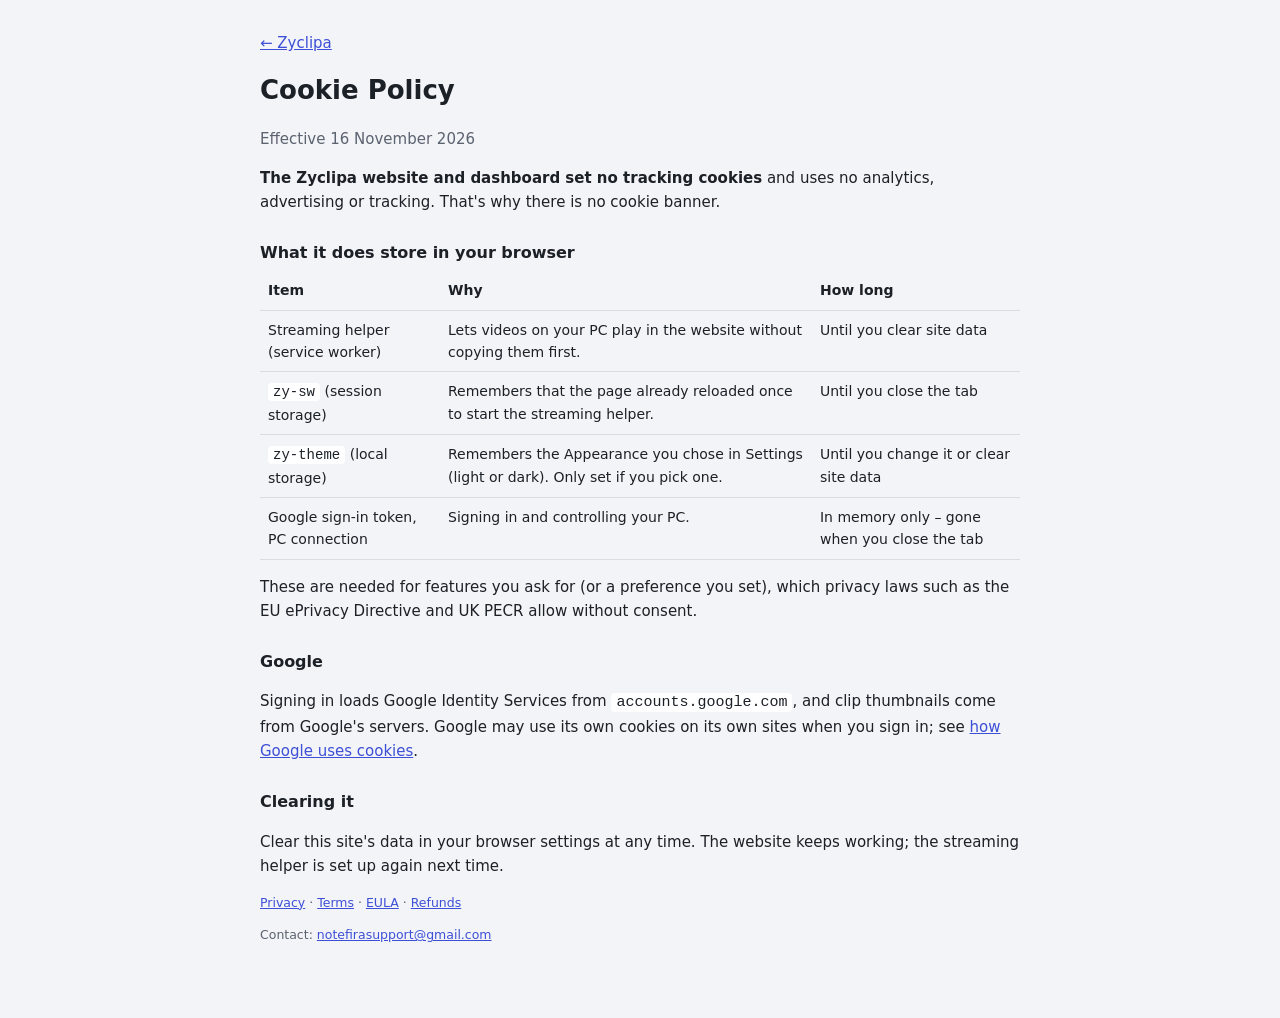
<file: cookies.html>
<!doctype html>
<html lang="en">
<head>
  <meta charset="utf-8">
  <meta name="viewport" content="width=device-width, initial-scale=1, viewport-fit=cover">
  <meta name="referrer" content="no-referrer">
  <meta http-equiv="Content-Security-Policy" content="default-src 'none'; style-src 'self'; img-src 'self'; base-uri 'none'; form-action 'none'">
  <title>Cookie Policy – Zyclipa</title>
  <link rel="icon" type="image/png" href="icon.png">
  <link rel="stylesheet" href="style.css?v=6">
  <link rel="stylesheet" href="site.css?v=6">
</head>
<body>
<main class="legal">
  <p><a href="./">← Zyclipa</a></p>
  <h1>Cookie Policy</h1>
  <p class="muted">Effective 16 November 2026</p>

  <p><b>The Zyclipa website and dashboard set no tracking cookies</b> and uses no analytics, advertising or tracking. That's why there is no cookie banner.</p>

  <h2>What it does store in your browser</h2>
  <table class="legal-table">
    <thead><tr><th scope="col">Item</th><th scope="col">Why</th><th scope="col">How long</th></tr></thead>
    <tbody>
      <tr><td>Streaming helper (service worker)</td><td>Lets videos on your PC play in the website without copying them first.</td><td>Until you clear site data</td></tr>
      <tr><td><code>zy-sw</code> (session storage)</td><td>Remembers that the page already reloaded once to start the streaming helper.</td><td>Until you close the tab</td></tr>
      <tr><td><code>zy-theme</code> (local storage)</td><td>Remembers the Appearance you chose in Settings (light or dark). Only set if you pick one.</td><td>Until you change it or clear site data</td></tr>
      <tr><td>Google sign-in token, PC connection</td><td>Signing in and controlling your PC.</td><td>In memory only – gone when you close the tab</td></tr>
    </tbody>
  </table>
  <p>These are needed for features you ask for (or a preference you set), which privacy laws such as the EU ePrivacy Directive and UK PECR allow without consent.</p>

  <h2>Google</h2>
  <p>Signing in loads Google Identity Services from <code>accounts.google.com</code>, and clip thumbnails come from Google's servers. Google may use its own cookies on its
    own sites when you sign in; see <a href="https://policies.google.com/technologies/cookies" rel="noopener noreferrer">how Google uses cookies</a>.</p>

  <h2>Clearing it</h2>
  <p>Clear this site's data in your browser settings at any time. The website keeps working; the streaming helper is set up again next time.</p>

  <p class="muted small"><a href="privacy.html">Privacy</a> · <a href="terms.html">Terms</a> · <a href="eula.html">EULA</a> · <a href="refunds.html">Refunds</a></p>
  <p class="muted small">Contact: <a href="mailto:notefirasupport@gmail.com">notefirasupport@gmail.com</a></p>
</main>
</body>
</html>
</file>
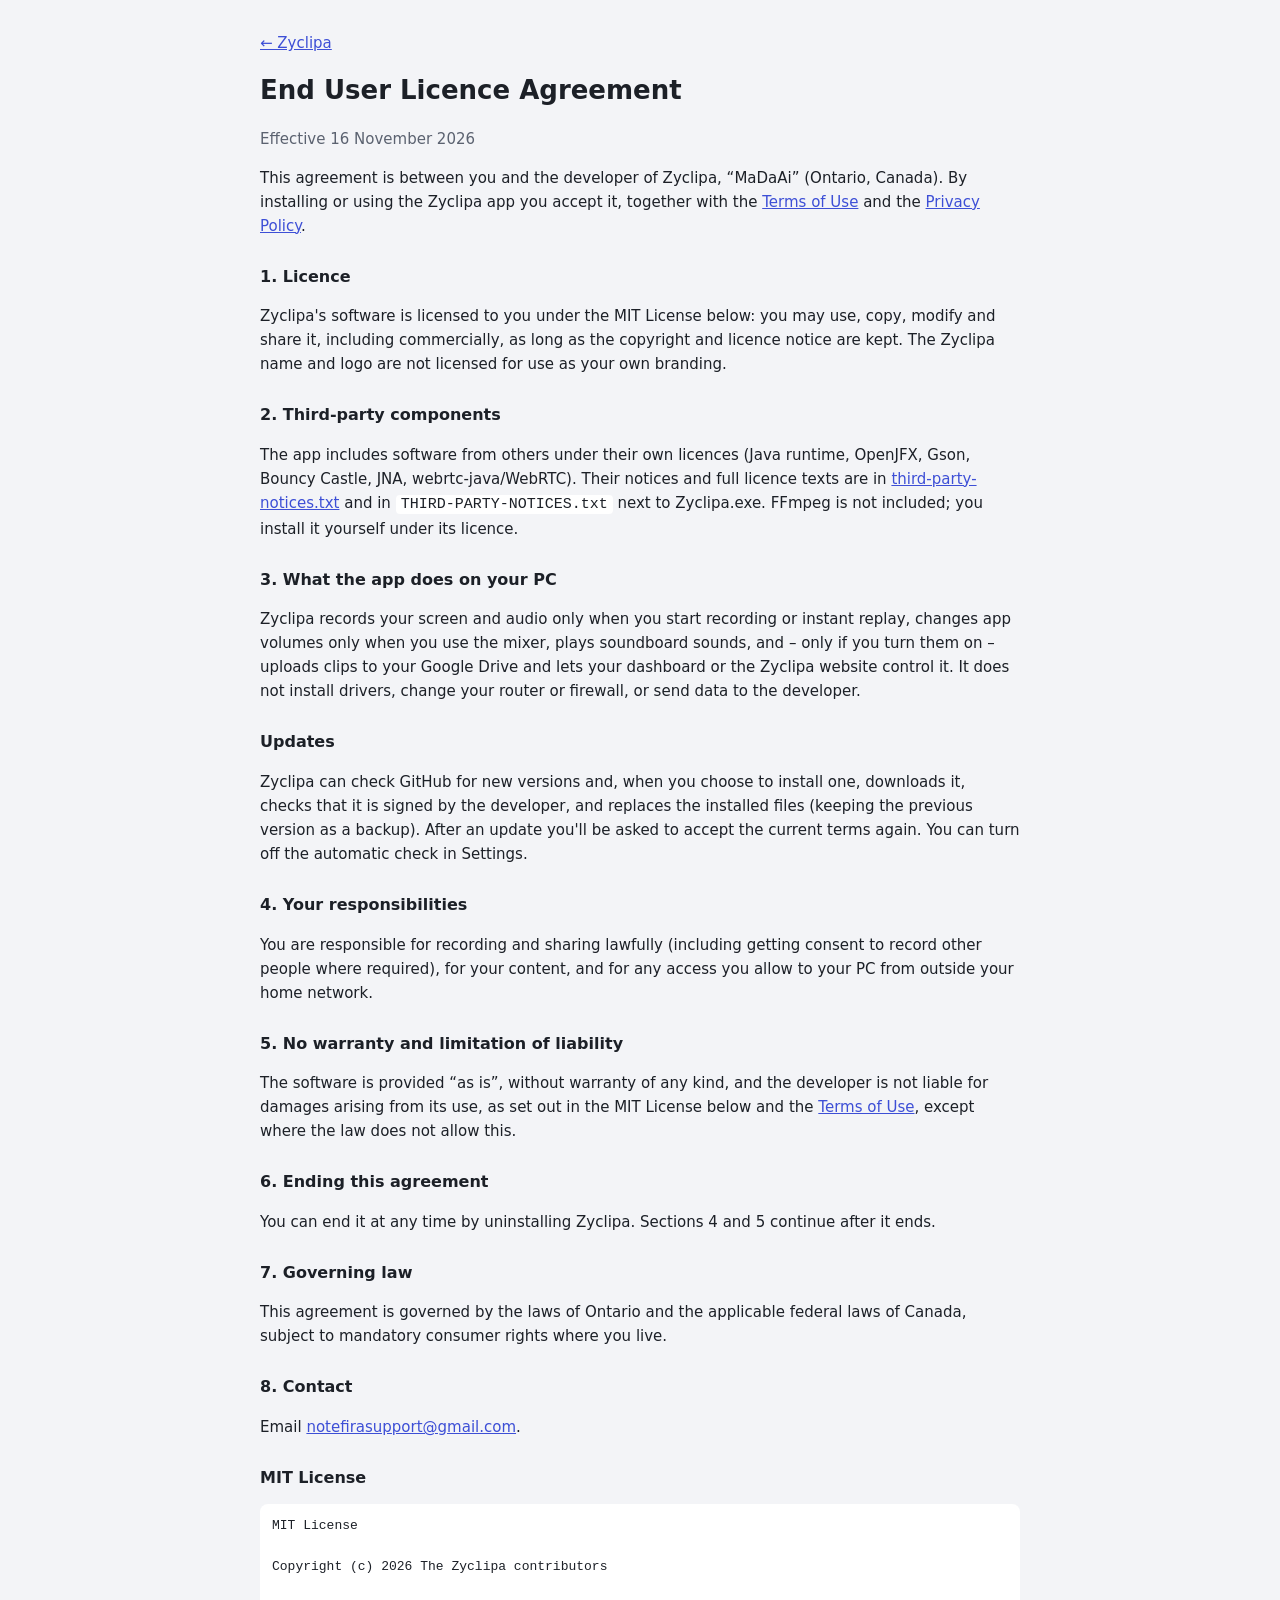
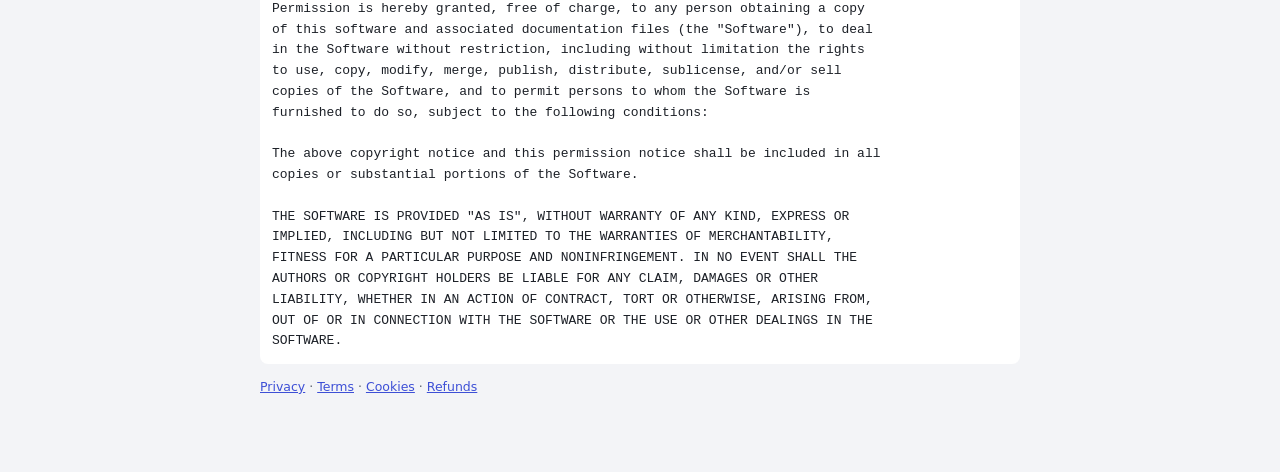
<file: eula.html>
<!doctype html>
<html lang="en">
<head>
  <meta charset="utf-8">
  <meta name="viewport" content="width=device-width, initial-scale=1, viewport-fit=cover">
  <meta name="referrer" content="no-referrer">
  <meta http-equiv="Content-Security-Policy" content="default-src 'none'; style-src 'self'; img-src 'self'; base-uri 'none'; form-action 'none'">
  <title>End User Licence Agreement – Zyclipa</title>
  <link rel="icon" type="image/png" href="icon.png">
  <link rel="stylesheet" href="style.css?v=6">
  <link rel="stylesheet" href="site.css?v=6">
</head>
<body>
<main class="legal">
  <p><a href="./">← Zyclipa</a></p>
  <h1>End User Licence Agreement</h1>
  <p class="muted">Effective 16 November 2026</p>
  <p>This agreement is between you and the developer of Zyclipa, “MaDaAi” (Ontario, Canada). By installing or using the Zyclipa app you accept it, together with the
    <a href="terms.html">Terms of Use</a> and the <a href="privacy.html">Privacy Policy</a>.</p>

  <h2>1. Licence</h2>
  <p>Zyclipa's software is licensed to you under the MIT License below: you may use, copy, modify and share it, including commercially, as long as the copyright and
    licence notice are kept. The Zyclipa name and logo are not licensed for use as your own branding.</p>

  <h2>2. Third-party components</h2>
  <p>The app includes software from others under their own licences (Java runtime, OpenJFX, Gson, Bouncy Castle, JNA, webrtc-java/WebRTC). Their notices and full licence
    texts are in <a href="third-party-notices.txt">third-party-notices.txt</a> and in <code>THIRD-PARTY-NOTICES.txt</code> next to Zyclipa.exe. FFmpeg is not included;
    you install it yourself under its licence.</p>

  <h2>3. What the app does on your PC</h2>
  <p>Zyclipa records your screen and audio only when you start recording or instant replay, changes app volumes only when you use the mixer, plays soundboard sounds,
    and – only if you turn them on – uploads clips to your Google Drive and lets your dashboard or the Zyclipa website control it. It does not install drivers, change
    your router or firewall, or send data to the developer.</p>

  <h2>Updates</h2>
  <p>Zyclipa can check GitHub for new versions and, when you choose to install one, downloads it, checks that it is signed by the developer, and replaces the
    installed files (keeping the previous version as a backup). After an update you'll be asked to accept the current terms again. You can turn off the
    automatic check in Settings.</p>

  <h2>4. Your responsibilities</h2>
  <p>You are responsible for recording and sharing lawfully (including getting consent to record other people where required), for your content, and for any access you
    allow to your PC from outside your home network.</p>

  <h2>5. No warranty and limitation of liability</h2>
  <p>The software is provided “as is”, without warranty of any kind, and the developer is not liable for damages arising from its use, as set out in the MIT License below
    and the <a href="terms.html">Terms of Use</a>, except where the law does not allow this.</p>

  <h2>6. Ending this agreement</h2>
  <p>You can end it at any time by uninstalling Zyclipa. Sections 4 and 5 continue after it ends.</p>

  <h2>7. Governing law</h2>
  <p>This agreement is governed by the laws of Ontario and the applicable federal laws of Canada, subject to mandatory consumer rights where you live.</p>

  <h2>8. Contact</h2>
  <p>Email <a href="mailto:notefirasupport@gmail.com">notefirasupport@gmail.com</a>.</p>

  <h2>MIT License</h2>
  <pre class="licence">MIT License

Copyright (c) 2026 The Zyclipa contributors

Permission is hereby granted, free of charge, to any person obtaining a copy
of this software and associated documentation files (the "Software"), to deal
in the Software without restriction, including without limitation the rights
to use, copy, modify, merge, publish, distribute, sublicense, and/or sell
copies of the Software, and to permit persons to whom the Software is
furnished to do so, subject to the following conditions:

The above copyright notice and this permission notice shall be included in all
copies or substantial portions of the Software.

THE SOFTWARE IS PROVIDED "AS IS", WITHOUT WARRANTY OF ANY KIND, EXPRESS OR
IMPLIED, INCLUDING BUT NOT LIMITED TO THE WARRANTIES OF MERCHANTABILITY,
FITNESS FOR A PARTICULAR PURPOSE AND NONINFRINGEMENT. IN NO EVENT SHALL THE
AUTHORS OR COPYRIGHT HOLDERS BE LIABLE FOR ANY CLAIM, DAMAGES OR OTHER
LIABILITY, WHETHER IN AN ACTION OF CONTRACT, TORT OR OTHERWISE, ARISING FROM,
OUT OF OR IN CONNECTION WITH THE SOFTWARE OR THE USE OR OTHER DEALINGS IN THE
SOFTWARE.</pre>

  <p class="muted small"><a href="privacy.html">Privacy</a> · <a href="terms.html">Terms</a> · <a href="cookies.html">Cookies</a> · <a href="refunds.html">Refunds</a></p>
</main>
</body>
</html>
</file>
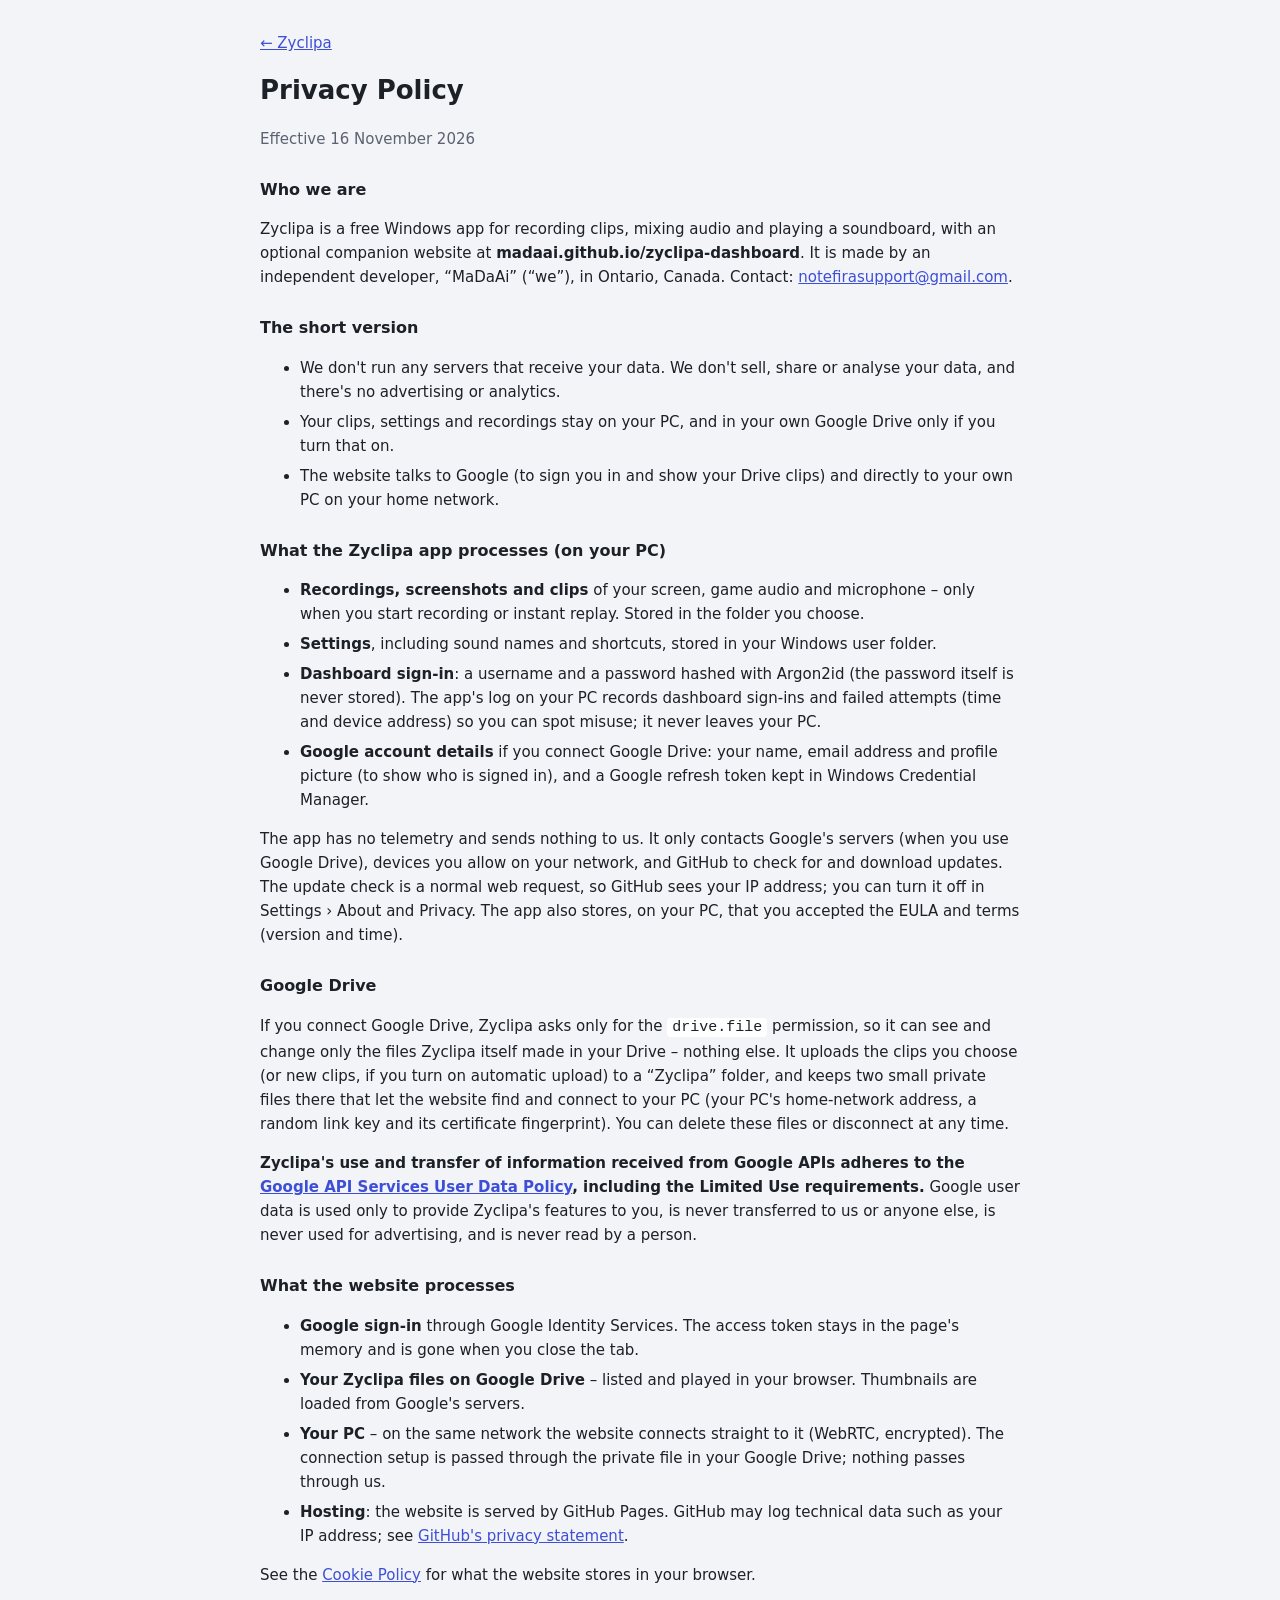
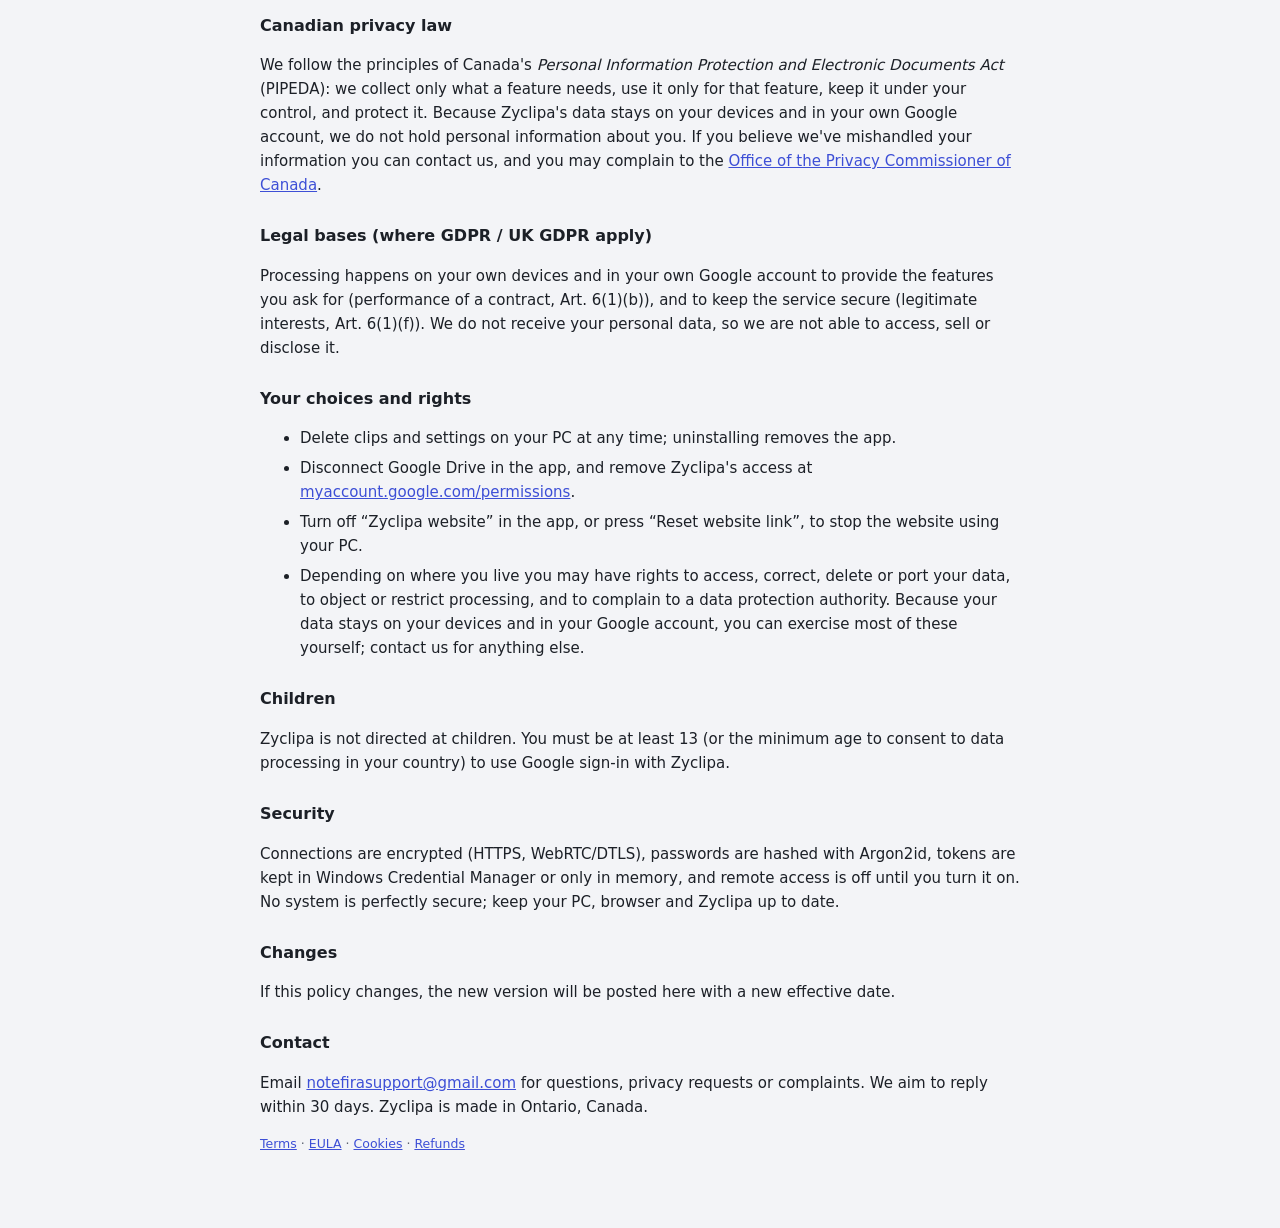
<file: privacy.html>
<!doctype html>
<html lang="en">
<head>
  <meta charset="utf-8">
  <meta name="viewport" content="width=device-width, initial-scale=1, viewport-fit=cover">
  <meta name="referrer" content="no-referrer">
  <meta http-equiv="Content-Security-Policy" content="default-src 'none'; style-src 'self'; img-src 'self'; base-uri 'none'; form-action 'none'">
  <title>Privacy Policy – Zyclipa</title>
  <link rel="icon" type="image/png" href="icon.png">
  <link rel="stylesheet" href="style.css?v=6">
  <link rel="stylesheet" href="site.css?v=6">
</head>
<body>
<main class="legal">
  <p><a href="./">← Zyclipa</a></p>
  <h1>Privacy Policy</h1>
  <p class="muted">Effective 16 November 2026</p>

  <h2>Who we are</h2>
  <p>Zyclipa is a free Windows app for recording clips, mixing audio and playing a soundboard, with an optional companion website at
    <b>madaai.github.io/zyclipa-dashboard</b>. It is made by an independent developer, “MaDaAi” (“we”), in Ontario, Canada. Contact: <a href="mailto:notefirasupport@gmail.com">notefirasupport@gmail.com</a>.</p>

  <h2>The short version</h2>
  <ul>
    <li>We don't run any servers that receive your data. We don't sell, share or analyse your data, and there's no advertising or analytics.</li>
    <li>Your clips, settings and recordings stay on your PC, and in your own Google Drive only if you turn that on.</li>
    <li>The website talks to Google (to sign you in and show your Drive clips) and directly to your own PC on your home network.</li>
  </ul>

  <h2>What the Zyclipa app processes (on your PC)</h2>
  <ul>
    <li><b>Recordings, screenshots and clips</b> of your screen, game audio and microphone – only when you start recording or instant replay. Stored in the folder you choose.</li>
    <li><b>Settings</b>, including sound names and shortcuts, stored in your Windows user folder.</li>
    <li><b>Dashboard sign-in</b>: a username and a password hashed with Argon2id (the password itself is never stored). The app's log on your PC records
      dashboard sign-ins and failed attempts (time and device address) so you can spot misuse; it never leaves your PC.</li>
    <li><b>Google account details</b> if you connect Google Drive: your name, email address and profile picture (to show who is signed in), and a Google refresh token kept in Windows Credential Manager.</li>
  </ul>
  <p>The app has no telemetry and sends nothing to us. It only contacts Google's servers (when you use Google Drive), devices you allow on your network, and
    GitHub to check for and download updates. The update check is a normal web request, so GitHub sees your IP address; you can turn it off in Settings › About and Privacy.
    The app also stores, on your PC, that you accepted the EULA and terms (version and time).</p>

  <h2>Google Drive</h2>
  <p>If you connect Google Drive, Zyclipa asks only for the <code>drive.file</code> permission, so it can see and change only the files Zyclipa itself made in your Drive –
    nothing else. It uploads the clips you choose (or new clips, if you turn on automatic upload) to a “Zyclipa” folder, and keeps two small private files there that let the
    website find and connect to your PC (your PC's home-network address, a random link key and its certificate fingerprint). You can delete these files or disconnect at any time.</p>
  <p><b>Zyclipa's use and transfer of information received from Google APIs adheres to the
    <a href="https://developers.google.com/terms/api-services-user-data-policy" rel="noopener noreferrer">Google API Services User Data Policy</a>, including the Limited Use requirements.</b>
    Google user data is used only to provide Zyclipa's features to you, is never transferred to us or anyone else, is never used for advertising, and is never read by a person.</p>

  <h2>What the website processes</h2>
  <ul>
    <li><b>Google sign-in</b> through Google Identity Services. The access token stays in the page's memory and is gone when you close the tab.</li>
    <li><b>Your Zyclipa files on Google Drive</b> – listed and played in your browser. Thumbnails are loaded from Google's servers.</li>
    <li><b>Your PC</b> – on the same network the website connects straight to it (WebRTC, encrypted). The connection setup is passed through the private file in your Google Drive; nothing passes through us.</li>
    <li><b>Hosting</b>: the website is served by GitHub Pages. GitHub may log technical data such as your IP address; see
      <a href="https://docs.github.com/en/site-policy/privacy-policies/github-general-privacy-statement" rel="noopener noreferrer">GitHub's privacy statement</a>.</li>
  </ul>
  <p>See the <a href="cookies.html">Cookie Policy</a> for what the website stores in your browser.</p>

  <h2>Canadian privacy law</h2>
  <p>We follow the principles of Canada's <i>Personal Information Protection and Electronic Documents Act</i> (PIPEDA): we collect only what a feature needs, use it only
    for that feature, keep it under your control, and protect it. Because Zyclipa's data stays on your devices and in your own Google account, we do not hold personal
    information about you. If you believe we've mishandled your information you can contact us, and you may complain to the
    <a href="https://www.priv.gc.ca/" rel="noopener noreferrer">Office of the Privacy Commissioner of Canada</a>.</p>

  <h2>Legal bases (where GDPR / UK GDPR apply)</h2>
  <p>Processing happens on your own devices and in your own Google account to provide the features you ask for (performance of a contract, Art. 6(1)(b)), and to keep the
    service secure (legitimate interests, Art. 6(1)(f)). We do not receive your personal data, so we are not able to access, sell or disclose it.</p>

  <h2>Your choices and rights</h2>
  <ul>
    <li>Delete clips and settings on your PC at any time; uninstalling removes the app.</li>
    <li>Disconnect Google Drive in the app, and remove Zyclipa's access at <a href="https://myaccount.google.com/permissions" rel="noopener noreferrer">myaccount.google.com/permissions</a>.</li>
    <li>Turn off “Zyclipa website” in the app, or press “Reset website link”, to stop the website using your PC.</li>
    <li>Depending on where you live you may have rights to access, correct, delete or port your data, to object or restrict processing, and to complain to a data protection authority.
      Because your data stays on your devices and in your Google account, you can exercise most of these yourself; contact us for anything else.</li>
  </ul>

  <h2>Children</h2>
  <p>Zyclipa is not directed at children. You must be at least 13 (or the minimum age to consent to data processing in your country) to use Google sign-in with Zyclipa.</p>

  <h2>Security</h2>
  <p>Connections are encrypted (HTTPS, WebRTC/DTLS), passwords are hashed with Argon2id, tokens are kept in Windows Credential Manager or only in memory, and remote access is off
    until you turn it on. No system is perfectly secure; keep your PC, browser and Zyclipa up to date.</p>

  <h2>Changes</h2>
  <p>If this policy changes, the new version will be posted here with a new effective date.</p>

  <h2 id="contact">Contact</h2>
  <p>Email <a href="mailto:notefirasupport@gmail.com">notefirasupport@gmail.com</a> for questions, privacy requests or complaints. We aim to reply within 30 days.
    Zyclipa is made in Ontario, Canada.</p>

  <p class="muted small"><a href="terms.html">Terms</a> · <a href="eula.html">EULA</a> · <a href="cookies.html">Cookies</a> · <a href="refunds.html">Refunds</a></p>
</main>
</body>
</html>
</file>
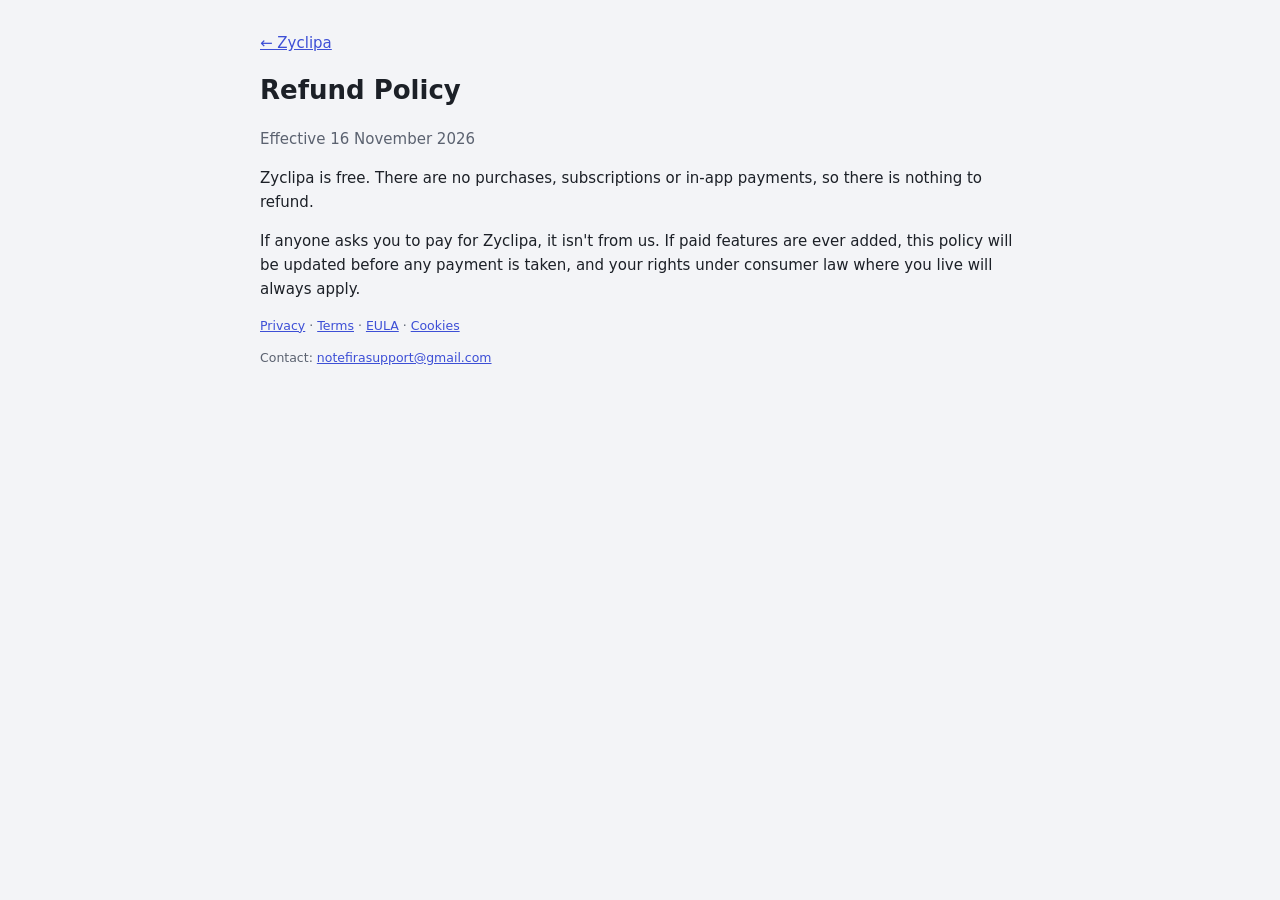
<file: refunds.html>
<!doctype html>
<html lang="en">
<head>
  <meta charset="utf-8">
  <meta name="viewport" content="width=device-width, initial-scale=1, viewport-fit=cover">
  <meta name="referrer" content="no-referrer">
  <meta http-equiv="Content-Security-Policy" content="default-src 'none'; style-src 'self'; img-src 'self'; base-uri 'none'; form-action 'none'">
  <title>Refund Policy – Zyclipa</title>
  <link rel="icon" type="image/png" href="icon.png">
  <link rel="stylesheet" href="style.css?v=6">
  <link rel="stylesheet" href="site.css?v=6">
</head>
<body>
<main class="legal">
  <p><a href="./">← Zyclipa</a></p>
  <h1>Refund Policy</h1>
  <p class="muted">Effective 16 November 2026</p>
  <p>Zyclipa is free. There are no purchases, subscriptions or in-app payments, so there is nothing to refund.</p>
  <p>If anyone asks you to pay for Zyclipa, it isn't from us. If paid features are ever added, this policy will be updated before any payment is taken, and your rights
    under consumer law where you live will always apply.</p>
  <p class="muted small"><a href="privacy.html">Privacy</a> · <a href="terms.html">Terms</a> · <a href="eula.html">EULA</a> · <a href="cookies.html">Cookies</a></p>
  <p class="muted small">Contact: <a href="mailto:notefirasupport@gmail.com">notefirasupport@gmail.com</a></p>
</main>
</body>
</html>
</file>
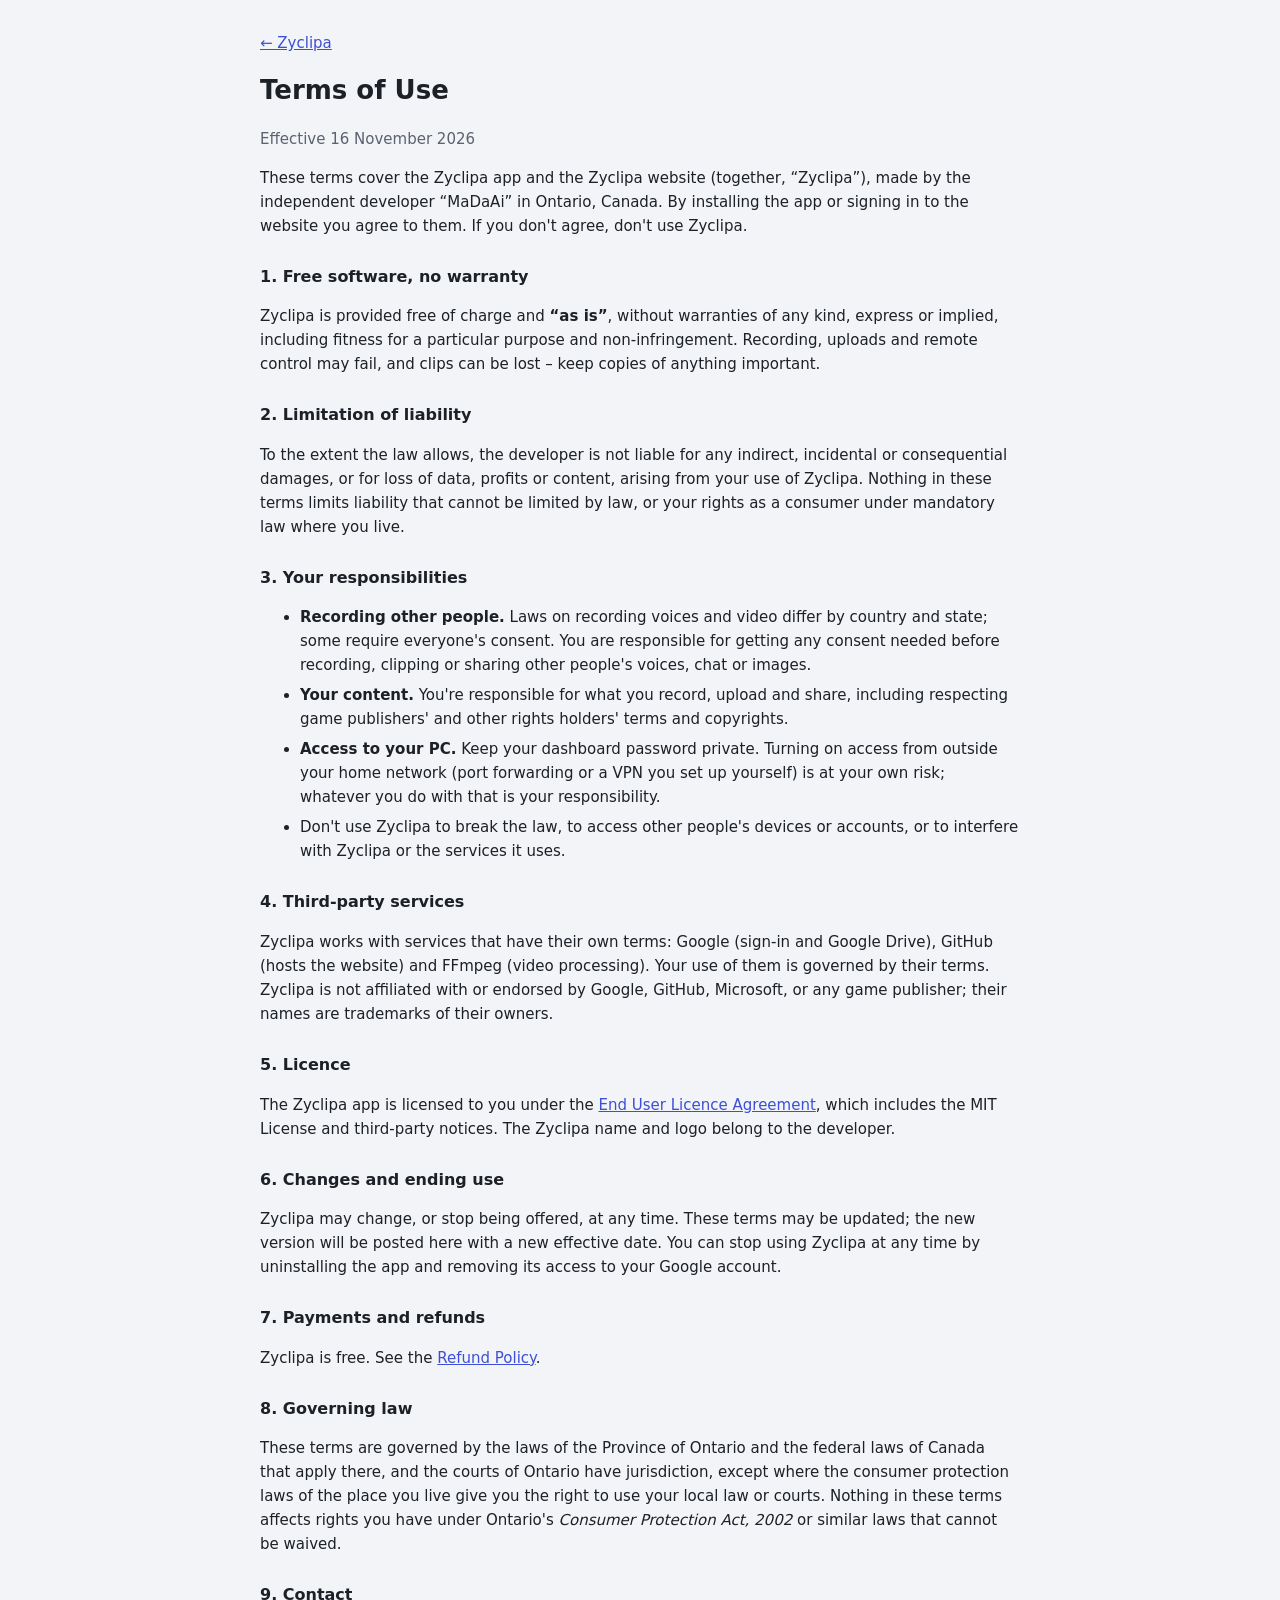
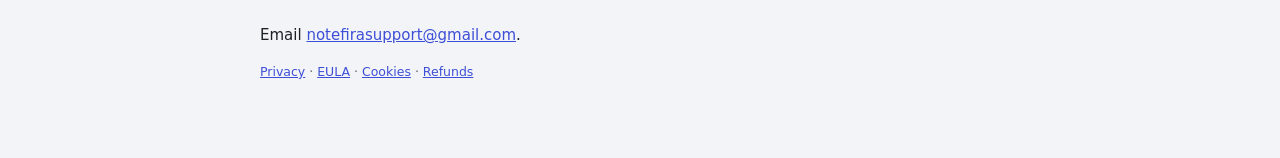
<file: terms.html>
<!doctype html>
<html lang="en">
<head>
  <meta charset="utf-8">
  <meta name="viewport" content="width=device-width, initial-scale=1, viewport-fit=cover">
  <meta name="referrer" content="no-referrer">
  <meta http-equiv="Content-Security-Policy" content="default-src 'none'; style-src 'self'; img-src 'self'; base-uri 'none'; form-action 'none'">
  <title>Terms of Use – Zyclipa</title>
  <link rel="icon" type="image/png" href="icon.png">
  <link rel="stylesheet" href="style.css?v=6">
  <link rel="stylesheet" href="site.css?v=6">
</head>
<body>
<main class="legal">
  <p><a href="./">← Zyclipa</a></p>
  <h1>Terms of Use</h1>
  <p class="muted">Effective 16 November 2026</p>

  <p>These terms cover the Zyclipa app and the Zyclipa website (together, “Zyclipa”), made by the independent developer “MaDaAi” in Ontario, Canada. By installing the app or signing in
    to the website you agree to them. If you don't agree, don't use Zyclipa.</p>

  <h2>1. Free software, no warranty</h2>
  <p>Zyclipa is provided free of charge and <b>“as is”</b>, without warranties of any kind, express or implied, including fitness for a particular purpose and
    non-infringement. Recording, uploads and remote control may fail, and clips can be lost – keep copies of anything important.</p>

  <h2>2. Limitation of liability</h2>
  <p>To the extent the law allows, the developer is not liable for any indirect, incidental or consequential damages, or for loss of data, profits or content, arising from
    your use of Zyclipa. Nothing in these terms limits liability that cannot be limited by law, or your rights as a consumer under mandatory law where you live.</p>

  <h2>3. Your responsibilities</h2>
  <ul>
    <li><b>Recording other people.</b> Laws on recording voices and video differ by country and state; some require everyone's consent. You are responsible for getting any
      consent needed before recording, clipping or sharing other people's voices, chat or images.</li>
    <li><b>Your content.</b> You're responsible for what you record, upload and share, including respecting game publishers' and other rights holders' terms and copyrights.</li>
    <li><b>Access to your PC.</b> Keep your dashboard password private. Turning on access from outside your home network (port forwarding or a VPN you set up yourself)
      is at your own risk; whatever you do with that is your responsibility.</li>
    <li>Don't use Zyclipa to break the law, to access other people's devices or accounts, or to interfere with Zyclipa or the services it uses.</li>
  </ul>

  <h2>4. Third-party services</h2>
  <p>Zyclipa works with services that have their own terms: Google (sign-in and Google Drive), GitHub (hosts the website) and FFmpeg (video processing). Your use of them
    is governed by their terms. Zyclipa is not affiliated with or endorsed by Google, GitHub, Microsoft, or any game publisher; their names are trademarks of their owners.</p>

  <h2>5. Licence</h2>
  <p>The Zyclipa app is licensed to you under the <a href="eula.html">End User Licence Agreement</a>, which includes the MIT License and third-party notices.
    The Zyclipa name and logo belong to the developer.</p>

  <h2>6. Changes and ending use</h2>
  <p>Zyclipa may change, or stop being offered, at any time. These terms may be updated; the new version will be posted here with a new effective date. You can stop
    using Zyclipa at any time by uninstalling the app and removing its access to your Google account.</p>

  <h2>7. Payments and refunds</h2>
  <p>Zyclipa is free. See the <a href="refunds.html">Refund Policy</a>.</p>

  <h2>8. Governing law</h2>
  <p>These terms are governed by the laws of the Province of Ontario and the federal laws of Canada that apply there, and the courts of Ontario have jurisdiction,
    except where the consumer protection laws of the place you live give you the right to use your local law or courts. Nothing in these terms affects rights you
    have under Ontario's <i>Consumer Protection Act, 2002</i> or similar laws that cannot be waived.</p>

  <h2>9. Contact</h2>
  <p>Email <a href="mailto:notefirasupport@gmail.com">notefirasupport@gmail.com</a>.</p>

  <p class="muted small"><a href="privacy.html">Privacy</a> · <a href="eula.html">EULA</a> · <a href="cookies.html">Cookies</a> · <a href="refunds.html">Refunds</a></p>
</main>
</body>
</html>
</file>
<file: style.css>
/* Zyclipa dashboard – same slate palette as the desktop app, built phone-first. */
:root { color-scheme: dark; --accent: #5B6CF9; --bg: #1E2228; --card: #2B3039; --card2: #343A45; --well: #20242B; --line: #363C47; --text: #E6E8EC; --muted: #A8AFBA;
        --danger: #F04452; --danger-text: #FF7580; --danger-strong: #C82434; --accent-strong: #4C5CE6; --ok: #2BD9A0; --warn: #F5A524; --amp: #F5A524;
        --field-line: #4A505C; --switch-off: #4A505C; --knob: #E8EAF0; --track: #1B1F25; --thumb-bg: #14171C; --tick: #6A7180; --link: #9AA6FF;
        --overlay: rgba(18, 20, 25, .85); --mute-bg: #4a1b22; --mute-text: #ffd5da; }
/* Light theme: follows the device unless the person picked one in Settings (data-theme on <html>). */
:root[data-theme="light"] { color-scheme: light; --bg: #F3F4F7; --card: #FFFFFF; --card2: #E9EBF0; --well: #F7F8FA; --line: #D8DCE3; --text: #1C2027; --muted: #5B6270;
        --danger: #D02A38; --danger-text: #B3202D; --danger-strong: #C82434; --accent-strong: #4C5CE6; --ok: #0B7A56; --warn: #8A5A0B; --amp: #A84F00;
        --field-line: #C3C8D1; --switch-off: #C3C8D1; --knob: #FFFFFF; --track: #DDE1E7; --thumb-bg: #E3E6EB; --tick: #9AA0AB; --link: #3D4FD6;
        --overlay: rgba(255, 255, 255, .9); --mute-bg: #FBE3E6; --mute-text: #8E1B27; }
@media (prefers-color-scheme: light) { :root:not([data-theme="dark"]) { color-scheme: light; --bg: #F3F4F7; --card: #FFFFFF; --card2: #E9EBF0; --well: #F7F8FA; --line: #D8DCE3; --text: #1C2027; --muted: #5B6270;
        --danger: #D02A38; --danger-text: #B3202D; --danger-strong: #C82434; --accent-strong: #4C5CE6; --ok: #0B7A56; --warn: #8A5A0B; --amp: #A84F00;
        --field-line: #C3C8D1; --switch-off: #C3C8D1; --knob: #FFFFFF; --track: #DDE1E7; --thumb-bg: #E3E6EB; --tick: #9AA0AB; --link: #3D4FD6;
        --overlay: rgba(255, 255, 255, .9); --mute-bg: #FBE3E6; --mute-text: #8E1B27; } }
* { box-sizing: border-box; }
[hidden] { display: none !important; }
html { -webkit-text-size-adjust: 100%; }
body { margin: 0; background: var(--bg); color: var(--text); font: 15px/1.45 "Segoe UI", system-ui, -apple-system, sans-serif;
       padding: 0 max(12px, env(safe-area-inset-right)) calc(24px + env(safe-area-inset-bottom)) max(12px, env(safe-area-inset-left)); overflow-x: hidden; }
.grow { flex: 1; }
.muted { color: var(--muted); }
.small { font-size: 12.5px; }
.center { text-align: center; }
.caps { text-transform: uppercase; letter-spacing: .3px; }
.error-text { color: var(--danger-text); }
.ok-text { color: var(--ok); }
.warn-text { color: var(--warn); }
h2 { font-size: 16px; margin: 0 0 6px; }
h3 { font-size: 14px; margin: 16px 0 6px; }

/* header + navigation */
.top { position: sticky; top: 0; z-index: 5; background: var(--bg); display: flex; flex-wrap: wrap; align-items: center; gap: 8px 10px;
       padding: calc(10px + env(safe-area-inset-top)) 0 8px; border-bottom: 1px solid var(--line); margin-bottom: 12px; max-width: 1200px; margin-inline: auto; }
.brand { font-weight: 700; font-size: 17px; }
.conn { display: inline-flex; align-items: center; gap: 6px; font-size: 12.5px; color: var(--muted); background: var(--card); padding: 3px 9px; border-radius: 999px; }
.conn-dot { width: 8px; height: 8px; border-radius: 50%; background: var(--muted); }
.conn-online .conn-dot { background: var(--ok); }
.conn-interrupted .conn-dot, .conn-signin .conn-dot { background: var(--danger); }
.conn-connecting .conn-dot { background: var(--warn); }
.tabs { display: flex; gap: 4px; width: 100%; }
.tab { flex: 1; background: transparent; border: none; color: var(--muted); font-weight: 600; font-size: 14px; padding: 9px 4px; border-radius: 6px; min-height: 40px; }
.tab.on { background: var(--accent-strong); color: #fff; }
@media (min-width: 760px) { .tabs { max-width: 1200px; margin: -4px auto 12px; } .tab { flex: none; padding: 8px 14px; } }
/* Phones: the sections become a bottom bar above the home indicator. */
@media (max-width: 759px) {
  .tabs { position: fixed; left: 0; right: 0; bottom: 0; top: auto; height: auto; align-items: center; z-index: 6; background: var(--bg); border-top: 1px solid var(--line);
          padding: 6px max(8px, env(safe-area-inset-right)) calc(6px + env(safe-area-inset-bottom)) max(8px, env(safe-area-inset-left)); }
  .tabs[hidden] { display: none; }
  body:has(#nav:not([hidden])) { padding-bottom: calc(76px + env(safe-area-inset-bottom)); }
  body:has(#nav:not([hidden])) .toast { bottom: calc(70px + env(safe-area-inset-bottom)); }
}

main.view, #login { max-width: 1200px; margin: 0 auto; }
#login { margin-top: 30px; }
.narrow { max-width: 420px !important; }
.card { background: var(--card); border-radius: 8px; padding: 14px 16px; margin-bottom: 12px; }
.row { display: flex; gap: 8px; align-items: center; }
.row.wrap { flex-wrap: wrap; }
.between { justify-content: space-between; }
.stack { display: flex; flex-direction: column; gap: 10px; }

button, .button { background: var(--card2); color: var(--text); border: 1px solid transparent; border-radius: 6px; padding: 9px 14px; font: inherit;
                  cursor: pointer; text-decoration: none; display: inline-flex; align-items: center; justify-content: center; gap: 6px; min-height: 40px;
                  touch-action: manipulation; -webkit-tap-highlight-color: transparent; }
button:hover, .button:hover { filter: brightness(1.12); }
button:disabled { opacity: .45; cursor: default; filter: none; }
button:focus-visible, input:focus-visible, select:focus-visible, .button:focus-visible { outline: 2px solid var(--accent); outline-offset: 2px; }
button.busy { opacity: .7; }
.primary { background: var(--accent-strong); color: #fff; font-weight: 600; }
.danger { background: var(--danger-strong); color: #fff; font-weight: 600; }
.ghost { background: transparent; white-space: nowrap; }
.big { min-height: 48px; font-size: 16px; }
input, select { background: var(--well); color: var(--text); border: 1px solid var(--field-line); border-radius: 6px; padding: 9px 10px; font: inherit; min-height: 40px; max-width: 100%; }
.field { display: flex; flex-direction: column; gap: 4px; font-size: 13px; color: var(--muted); }
.field input, .field select { color: var(--text); }
.field.inline { flex-direction: row; align-items: center; gap: 10px; margin-top: 10px; }
.check { display: flex; gap: 10px; align-items: center; padding: 6px 0; min-height: 36px; }
.check input { width: 20px; height: 20px; min-height: 0; accent-color: var(--accent); }
details { margin: 10px 0; }
summary { cursor: pointer; padding: 8px 0; font-weight: 600; }

/* switch */
.switch { position: relative; width: 52px; height: 30px; flex: none; }
.switch input { position: absolute; inset: 0; opacity: 0; margin: 0; min-height: 0; width: 100%; height: 100%; cursor: pointer; }
.switch span { position: absolute; inset: 0; background: var(--switch-off); border-radius: 999px; transition: background .15s; pointer-events: none; }
.switch span::after { content: ""; position: absolute; left: 4px; top: 4px; width: 22px; height: 22px; border-radius: 50%; background: var(--knob); box-shadow: 0 1px 2px rgba(0,0,0,.25); transition: transform .15s; }
.switch input:checked + span { background: var(--accent); }
.switch input:checked + span::after { transform: translateX(22px); }

/* dashboard */
.clip-it { width: 100%; min-height: 112px; flex-direction: column; gap: 6px; border-radius: 12px; background: var(--accent-strong);
           color: #fff; margin-bottom: 12px; border: 1px solid rgba(255, 255, 255, .08); }
.clip-it-mark { width: 34px; height: 34px; display: block; }
.clip-it.off { background: var(--card2); color: var(--text); box-shadow: none; }
.clip-it-label { font-size: 22px; font-weight: 700; letter-spacing: .2px; display: inline-flex; align-items: center; gap: 10px; }
.clip-it-sub { font-size: 13px; opacity: .9; }
.action-row { display: grid; grid-template-columns: 1fr 1fr; gap: 12px; margin-bottom: 12px; }
.action { flex-direction: column; min-height: 84px; font-size: 22px; border-radius: 12px; background: var(--card); border: 1px solid var(--line); }
.ico { width: 22px; height: 22px; display: block; }
.action span:not(.timer) { font-size: 14px; font-weight: 600; }
.action.rec #rec-icon { color: var(--danger); font-size: 22px; }
.action.rec.on { background: var(--danger-strong); color: #fff; }
.action.rec.on #rec-icon { color: #fff; }
.timer { font-size: 15px; font-variant-numeric: tabular-nums; font-weight: 700; }
.recent { display: grid; grid-template-columns: repeat(2, 1fr); gap: 10px; }
@media (min-width: 760px) { .recent { grid-template-columns: repeat(4, 1fr); } .clip-it { min-height: 140px; } }

/* clips */
.toolbar { display: flex; gap: 8px; flex-wrap: wrap; margin-bottom: 4px; }
.toolbar input[type=search] { flex: 1 1 100%; }
.toolbar select { flex: 1 1 0; min-width: 0; }
@media (min-width: 760px) { .toolbar input[type=search] { flex: 1 1 220px; } .toolbar select { flex: 0 0 auto; } }
.day { font-size: 13px; margin: 16px 0 8px; text-transform: uppercase; }
.clip-grid { display: grid; grid-template-columns: repeat(auto-fill, minmax(min(100%, 260px), 1fr)); gap: 12px; }
.clip-card { padding: 0; background: var(--card); border-radius: 8px; overflow: hidden; text-align: left; flex-direction: column; align-items: stretch; border: 2px solid transparent; min-height: 0; }
.clip-card:focus-visible { border-color: var(--accent); outline: none; }
.thumb { position: relative; aspect-ratio: 16 / 9; background: var(--thumb-bg); }
.thumb img { width: 100%; height: 100%; object-fit: cover; display: block; }
.thumb.no-thumb::after { content: ""; position: absolute; inset: 0; background: center / 34px no-repeat; opacity: .35; }
.pill { position: absolute; top: 8px; right: 8px; background: var(--overlay); color: var(--text); border-radius: 999px; padding: 2px 9px; font-size: 12px; }
.star { position: absolute; bottom: 6px; right: 8px; color: var(--warn); }
.new { position: absolute; top: 8px; left: 8px; background: var(--ok); color: #10131A; border-radius: 4px; padding: 2px 7px; font-size: 11px; font-weight: 700; }
.sync { position: absolute; bottom: 6px; left: 8px; background: var(--overlay); border-radius: 4px; padding: 1px 7px; font-size: 12px; }
.sync-synced { color: var(--ok); } .sync-failed, .sync-unavailable { color: var(--danger); } .sync-queued, .sync-uploading { color: var(--warn); }
.sync-text-synced, .sync-text-cloudOnly { color: var(--ok); } .sync-text-failed, .sync-text-unavailable { color: var(--danger-text); }
.sync-text-queued, .sync-text-uploading { color: var(--warn); } .sync-text-local { color: var(--muted); }
.clip-body { display: flex; flex-direction: column; gap: 1px; padding: 10px 12px 12px; }
.clip-body .game { font-size: 11px; color: var(--muted); }
.clip-body .title { font-size: 14px; overflow: hidden; text-overflow: ellipsis; white-space: nowrap; }
.clip-body .meta { font-size: 11.5px; color: var(--muted); }
.empty { padding: 30px 0; text-align: center; }

/* soundboard */
.sb-head h2 { margin: 0; }
.chips { display: flex; gap: 6px; overflow-x: auto; padding: 2px 0 8px; scrollbar-width: none; }
.chip { flex: none; background: var(--card); border-radius: 999px; padding: 6px 14px; min-height: 36px; font-size: 13.5px; }
.chip.on { background: var(--accent-strong); color: #fff; }
.pads { display: grid; grid-template-columns: repeat(2, 1fr); gap: 10px; margin-bottom: 12px; }
@media (min-width: 560px) { .pads { grid-template-columns: repeat(3, 1fr); } }
@media (min-width: 900px) { .pads { grid-template-columns: repeat(5, 1fr); } }
.sound { --pad: var(--accent); position: relative; overflow: hidden; flex-direction: column; align-items: flex-start; justify-content: flex-end; gap: 2px;
         min-height: 104px; padding: 12px; border-radius: 12px; text-align: left; background: var(--card);
         border-left: 6px solid var(--pad); transition: transform .08s ease; }
.sound.pressed { transform: scale(.96); }
.sound.playing { background: color-mix(in srgb, var(--pad) 32%, var(--card)); }
.sound.failed { box-shadow: inset 0 0 0 2px var(--danger); }
.sound-icon { font-size: 22px; font-weight: 700; line-height: 1; margin-bottom: auto; }
.sound-name { font-weight: 700; font-size: 15px; overflow: hidden; text-overflow: ellipsis; white-space: nowrap; max-width: 100%; }
.sound-meta { font-size: 12px; color: var(--muted); }
.sound-progress { position: absolute; left: 0; bottom: 0; height: 4px; width: 0; background: var(--pad); transition: width .25s linear; }
.sound-stop { position: absolute; top: 8px; right: 8px; width: 36px; height: 36px; border-radius: 50%; background: var(--overlay); color: var(--text); display: none;
              place-items: center; font-size: 14px; }
.sound.playing .sound-stop { display: grid; }
.pads.editing .sound { outline: 2px dashed var(--tick); outline-offset: -4px; }
.pads.editing .sound-stop { display: none !important; }

/* 0–300 % gain slider: ticks at 0/100/200/300, orange above 100 % */
.gain { margin: 10px 0 4px; }
.gain-top { display: flex; justify-content: space-between; align-items: baseline; }
.gain-name { font-weight: 600; font-size: 14px; }
.gain-pct { font-variant-numeric: tabular-nums; font-weight: 700; font-size: 18px; }
.gain-pct.amp { color: var(--amp); }
.gain input[type=range] { --fill: 33.33%; width: 100%; height: 36px; margin: 2px 0 0; padding: 0; border: none; background: transparent; -webkit-appearance: none; appearance: none; min-height: 0; }
.gain input[type=range]::-webkit-slider-runnable-track { height: 8px; border-radius: 4px;
  background: linear-gradient(to right, var(--accent) 0 min(var(--fill), 33.33%), var(--amp) 33.33% var(--fill), var(--track) var(--fill) 100%); }
.gain input[type=range]::-moz-range-track { height: 8px; border-radius: 4px; background: var(--track); }
.gain input[type=range]::-moz-range-progress { height: 8px; border-radius: 4px; background: var(--accent); }
.gain input[type=range].amp::-moz-range-progress { background: var(--amp); }
.gain input[type=range]::-webkit-slider-thumb { -webkit-appearance: none; width: 26px; height: 26px; margin-top: -9px; border-radius: 50%; background: #fff; border: 3px solid var(--accent); }
.gain input[type=range].amp::-webkit-slider-thumb { border-color: var(--amp); }
.gain input[type=range]::-moz-range-thumb { width: 22px; height: 22px; border-radius: 50%; background: #fff; border: 3px solid var(--accent); }
.gain-marks { display: flex; justify-content: space-between; font-size: 11.5px; color: var(--muted); padding: 0 2px; }
.gain-marks span { position: relative; }
.gain-marks span::before { content: ""; position: absolute; left: 50%; top: -6px; width: 2px; height: 5px; background: var(--tick); }
.gain-marks span:first-child::before { left: 0; }
.gain-marks span:last-child::before { left: auto; right: 0; }

/* lists */
.q-row { display: flex; gap: 10px; align-items: center; padding: 9px 0; border-bottom: 1px solid var(--line); flex-wrap: wrap; }
.q-row .grow { display: flex; flex-direction: column; min-width: 180px; }
.q-row progress { width: 140px; accent-color: var(--accent); }
.chan { display: grid; grid-template-columns: 90px 1fr auto; gap: 10px; align-items: center; padding: 6px 0; }
.chan-name { font-weight: 600; }
.chan input[type=range] { padding: 0; border: none; background: transparent; accent-color: var(--accent); min-height: 32px; }
.mute.on { background: var(--mute-bg); border-color: var(--danger); color: var(--mute-text); }
.avatar { border-radius: 50%; }

/* dialogs */
dialog { background: var(--card); color: var(--text); border: none; border-radius: 12px; padding: 16px; width: min(1000px, 96vw); max-height: 94vh; }
dialog::backdrop { background: rgba(8, 10, 14, .78); }
#sound-edit { width: min(520px, 96vw); }
.player-head { display: flex; justify-content: space-between; align-items: flex-start; gap: 10px; }
.player-head h2 { font-size: 17px; margin: 2px 0 10px; word-break: break-word; }
.player-head p { margin: 0; }
.player-media { background: #000; border-radius: 8px; overflow: hidden; display: grid; place-items: center; min-height: 180px; }
.player-media video, .player-media img { width: 100%; max-height: 66vh; display: block; object-fit: contain; }

a { color: var(--link); }
.toast { position: fixed; left: 50%; transform: translateX(-50%); bottom: calc(18px + env(safe-area-inset-bottom)); max-width: calc(100vw - 24px);
         background: var(--card2); border-radius: 8px; padding: 11px 16px; border: 1px solid var(--line); opacity: 0; transition: opacity .2s; pointer-events: none; z-index: 20; }
.toast.show { opacity: 1; }
.toast.error { border-left: 4px solid var(--danger); }

/* drawn marks instead of emoji */
.sound-stop::before { content: ""; width: 10px; height: 10px; border-radius: 2px; background: currentColor; }
.sound-icon:empty { display: none; }
.thumb.no-thumb::after { background-image: url("data:image/svg+xml,%3Csvg xmlns='http://www.w3.org/2000/svg' viewBox='0 0 24 24' fill='none' stroke='%23888' stroke-width='1.6' stroke-linejoin='round'%3E%3Crect x='3.5' y='5' width='17' height='14' rx='2'/%3E%3Cpath d='M10 9.5l5 2.5-5 2.5z' fill='%23888'/%3E%3C/svg%3E"); }
.player-head .ghost .ico { width: 20px; height: 20px; }
</file>
<file: site.css>
/* Additions for the hosted website; everything else comes from the PC dashboard's style.css. */
#signin { width: 100%; margin-top: 8px; }
.help-list { margin: 4px 0 10px; padding-left: 20px; line-height: 1.5; }
.mono { font-family: ui-monospace, Consolas, monospace; word-break: break-all; }
#controls { display: flex; flex-direction: column; gap: 14px; }
#home-view { display: flex; flex-direction: column; gap: 14px; }
#home-view[hidden], #controls[hidden] { display: none; }
.clip-grid { display: grid; grid-template-columns: repeat(auto-fill, minmax(150px, 1fr)); gap: 10px; }
.clip-card { display: flex; flex-direction: column; padding: 0; overflow: hidden; text-align: left; }
.clip-card .thumb { aspect-ratio: 16 / 9; background: var(--thumb-bg); display: grid; place-items: center; font-size: 28px; }
.clip-card .thumb img { width: 100%; height: 100%; object-fit: cover; }
.clip-card .clip-body { padding: 8px 10px; }
.pc-row { display: flex; justify-content: space-between; gap: 10px; padding: 8px 0; border-bottom: 1px solid var(--line); }
#more { width: 100%; margin-top: 12px; }

/* Legal pages and footer */

.site-foot { max-width: 1200px; margin: 24px auto 8px; text-align: center; line-height: 1.8; }
.legal { max-width: 760px; margin: 0 auto; padding: calc(16px + env(safe-area-inset-top)) 0 40px; line-height: 1.6; }
.legal h1 { font-size: 26px; margin: 8px 0 2px; }
.legal h2 { margin-top: 26px; }
.legal li { margin: 6px 0; }
.legal code { background: var(--card); padding: 1px 5px; border-radius: 4px; }
.legal-table { width: 100%; border-collapse: collapse; font-size: 14px; }
.legal-table th, .legal-table td { text-align: left; vertical-align: top; padding: 8px; border-bottom: 1px solid var(--line); }
.licence { white-space: pre-wrap; background: var(--card); padding: 12px; border-radius: 8px; font-size: 13px; }
</file>
